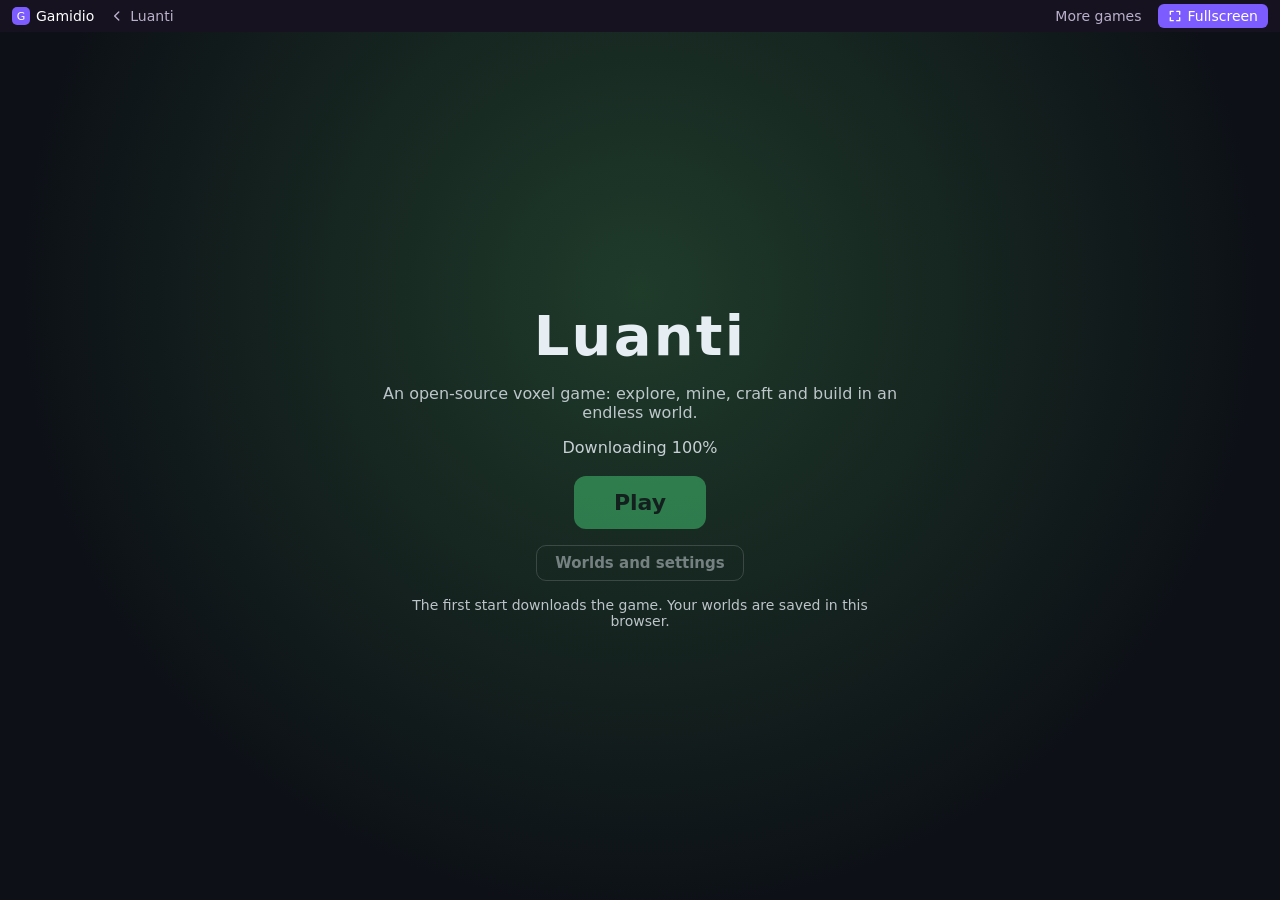
<file: luanti/index.html>
<!doctype html>
<html lang="en">
<head>
<meta charset="utf-8">
<meta name="viewport" content="width=device-width, initial-scale=1, viewport-fit=cover">
<title>Luanti – Gamidio</title>
<!-- Gamidio bar (owner 2026-11-03): a game that needs its own page keeps a thin Gamidio bar on top. The game runs in a
     frame from the same folder, so its cross-origin isolation (WebAssembly threads), saves and touch controls stay. -->
<script src="coi-serviceworker.js"></script>
<style>
html,body{margin:0;height:100%;background:#000;overflow:hidden;font:500 14px system-ui,-apple-system,sans-serif}
#gb{position:absolute;left:0;right:0;top:0;height:32px;display:flex;align-items:center;gap:16px;padding:0 12px;padding-left:max(12px,env(safe-area-inset-left));padding-right:max(12px,env(safe-area-inset-right));background:#17121f;color:#fff;box-sizing:border-box;z-index:5}
#gb a{color:#b9b0cc;text-decoration:none;display:flex;align-items:center;gap:6px;white-space:nowrap;min-width:0}
#gb a:hover,#gb a:focus-visible{color:#fff}
#gb .logo{color:#fff}
#gb .g{flex:none;width:18px;height:18px;border-radius:5px;background:#7c5cff;display:inline-flex;align-items:center;justify-content:center;font-size:11px;color:#fff}
#gb .name{overflow:hidden;text-overflow:ellipsis}
#gb .sp{flex:1}
#gb button{font:inherit;color:#fff;background:#7c5cff;border:0;border-radius:6px;padding:4px 10px;display:flex;align-items:center;gap:6px;cursor:pointer;white-space:nowrap}
#gb button:hover{background:#6a4ae6}
#gb svg{flex:none}
#stage{position:absolute;left:0;right:0;top:32px;bottom:0;overflow:hidden}
#game{border:0;display:block;width:100%;height:100%;transform-origin:0 0}
#pill{display:none;position:absolute;z-index:6;top:max(8px,env(safe-area-inset-top));width:30px;height:30px;border-radius:50%;background:rgba(23,18,31,.72);border:1px solid rgba(255,255,255,.55);color:#fff;align-items:center;justify-content:center;font-size:13px;cursor:pointer;padding:0}
#pill.left{left:max(8px,env(safe-area-inset-left))}
#pill.right{right:max(8px,env(safe-area-inset-right))}
#pill.center{left:50%;transform:translateX(-50%)}
body.full #gb{display:none}
body.full #stage{top:0}
body.full #pill{display:flex}
body.full.peek #gb{display:flex}
@media (max-width:700px),(max-height:500px){
  #gb{height:26px;gap:12px;font-size:13px}
  #stage{top:26px}
  #gb .g{width:16px;height:16px;font-size:10px}
  #gb .more{display:none}
  #gb button{padding:2px 8px}
}
@media (max-width:420px){#gb .brand,#gb .fsl{display:none}}
</style>
</head>
<body>
<nav id="gb" aria-label="Gamidio">
  <a class="logo" href="https://gamidio.com/" title="Gamidio home"><span class="g" aria-hidden="true">G</span><span class="brand">Gamidio</span></a>
  <a href="https://gamidio.com/game/luanti/" title="Back to the game page"><svg aria-hidden="true" width="14" height="14" viewBox="0 0 24 24"><path d="M15 5l-7 7 7 7" fill="none" stroke="currentColor" stroke-width="2.4" stroke-linecap="round" stroke-linejoin="round"/></svg><span class="name">Luanti</span></a>
  <span class="sp"></span>
  <a class="more" href="https://gamidio.com/games/">More games</a>
  <button type="button" id="fs"><svg aria-hidden="true" width="14" height="14" viewBox="0 0 24 24"><path d="M4 9V4h5M20 9V4h-5M4 15v5h5M20 15v5h-5" fill="none" stroke="currentColor" stroke-width="2.4" stroke-linecap="round" stroke-linejoin="round"/></svg><span class="fsl">Fullscreen</span></button>
</nav>
<div id="stage"><iframe id="game" title="Luanti" allow="cross-origin-isolated; autoplay; fullscreen; gamepad; clipboard-write; screen-wake-lock; accelerometer; gyroscope"></iframe></div>
<button type="button" id="pill" class="left" aria-label="Show the Gamidio bar">G</button>
<script>
(function () {
  var DESIGN = 0;  // games that need a desktop-sized window get it on small screens, scaled down
  var game = document.getElementById('game'), stage = document.getElementById('stage');
  var fs = document.getElementById('fs'), pill = document.getElementById('pill'), label = fs.querySelector('.fsl');
  game.src = 'game.html' + location.search + location.hash;
  game.addEventListener('load', function () { try { game.contentWindow.focus(); } catch (e) {} });
  stage.addEventListener('pointerdown', function () { try { game.contentWindow.focus(); } catch (e) {} });

  var touch = ('ontouchstart' in window) || navigator.maxTouchPoints > 0;
  function fit() {
    var w = stage.clientWidth, h = stage.clientHeight;
    if (DESIGN && touch && Math.min(screen.width, screen.height) < 640 && w < DESIGN) {
      var s = w / DESIGN;
      game.style.width = DESIGN + 'px';
      game.style.height = Math.round(h / s) + 'px';
      game.style.transform = 'scale(' + s + ')';
    } else {
      game.style.width = game.style.height = game.style.transform = '';
    }
  }
  fit();
  addEventListener('resize', fit);
  if (window.ResizeObserver) new ResizeObserver(fit).observe(stage);

  var root = document.documentElement;
  var request = root.requestFullscreen || root.webkitRequestFullscreen;
  var exit = document.exitFullscreen || document.webkitExitFullscreen;
  function isFull() { return !!(document.fullscreenElement || document.webkitFullscreenElement); }
  if (!request) fs.hidden = true;  // iPhone Safari has no fullscreen for pages
  fs.addEventListener('click', function () {
    if (isFull()) { exit.call(document); return; }
    var done = request.call(root, {navigationUI: 'hide'});
    var lock = function () { if (touch && screen.orientation && screen.orientation.lock) screen.orientation.lock('landscape').catch(function () {}); };
    if (done && done.then) done.then(lock, function () {}); else lock();
  });
  var peekTimer = 0;
  function changed() {
    document.body.classList.toggle('full', isFull());
    document.body.classList.remove('peek');
    label.textContent = isFull() ? 'Exit fullscreen' : 'Fullscreen';
    setTimeout(fit, 50);
  }
  document.addEventListener('fullscreenchange', changed);
  document.addEventListener('webkitfullscreenchange', changed);
  // In fullscreen the bar hides; the small G shows it for a few seconds.
  pill.addEventListener('click', function () {
    document.body.classList.add('peek');
    clearTimeout(peekTimer);
    peekTimer = setTimeout(function () { document.body.classList.remove('peek'); }, 4000);
  });
})();
</script>
</body>
</html>
</file>
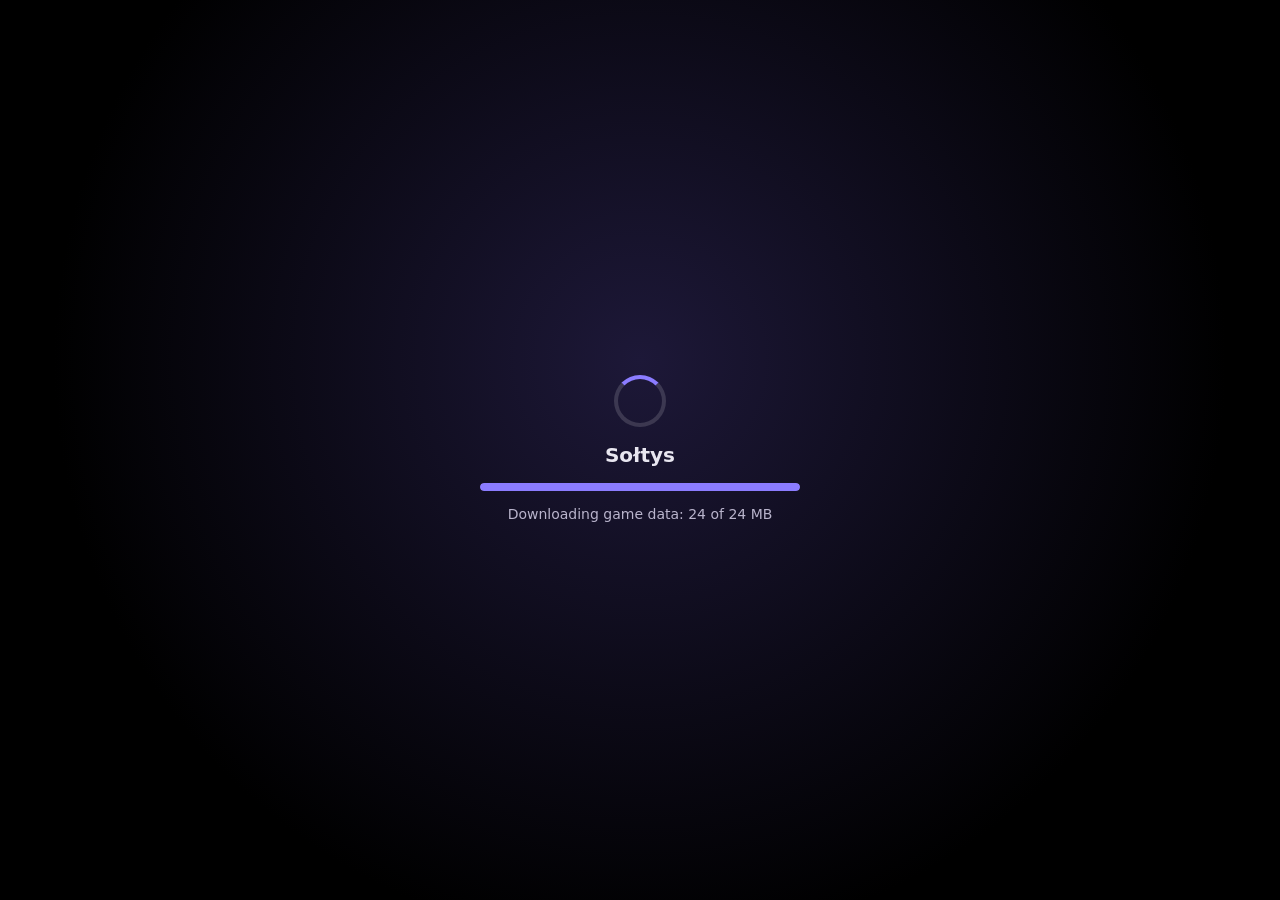
<file: soltys/index.html>
<!doctype html>
<html lang="en"><head>
<script src="gamidio-touch.js"></script><meta charset="utf-8"><meta name="viewport" content="width=device-width,initial-scale=1">
<title>Sołtys</title>
<script>/* Gamidio: keyboard focus on click, game keys do not scroll the page around the game */(function(){var f=function(){window.focus()};addEventListener('pointerdown',f,true);addEventListener('mousedown',f,true);addEventListener('touchstart',f,{capture:true,passive:true});addEventListener('keydown',function(e){if(['ArrowUp','ArrowDown','ArrowLeft','ArrowRight',' ','PageUp','PageDown','Home','End'].indexOf(e.key)>=0&&!/^(INPUT|TEXTAREA|SELECT)$/.test(e.target.tagName))e.preventDefault()},true)})()</script>
<style>html,body{margin:0;height:100%;overflow:hidden;background:#000}
canvas{position:absolute;top:0;left:0;width:100%;height:100%;display:block;outline:none}
#load{position:absolute;inset:0;z-index:2;display:flex;flex-direction:column;align-items:center;justify-content:center;gap:14px;
  background:radial-gradient(circle at 50% 40%,#1d1838,#000 70%);color:#e8e6f0;font:15px/1.4 system-ui,-apple-system,"Segoe UI",sans-serif;text-align:center;padding:16px;transition:opacity .4s}
#load.done{opacity:0;pointer-events:none}
#load .spin{width:44px;height:44px;border-radius:50%;border:4px solid rgba(255,255,255,.15);border-top-color:#8b7cff;animation:r 1s linear infinite}
@keyframes r{to{transform:rotate(360deg)}}
#load h1{margin:0;font-size:20px;font-weight:600}
#load .bar{width:min(320px,80vw);height:8px;border-radius:4px;background:rgba(255,255,255,.12);overflow:hidden}
#load .bar i{display:block;height:100%;width:0;border-radius:4px;background:#8b7cff;transition:width .2s}
#load .bar.wait i{width:30%;animation:w 1.4s ease-in-out infinite}
@keyframes w{0%{transform:translateX(-100%)}100%{transform:translateX(340%)}}
#load p{margin:0;color:#b9b4cc;font-size:14px;min-height:1.4em}</style>
</head><body><canvas id="canvas" tabindex="-1" oncontextmenu="event.preventDefault()"></canvas>
<div id="load" role="status" aria-live="polite"><div class="spin"></div><h1>Sołtys</h1><div class="bar wait"><i></i></div><p>Starting the game engine…</p></div>
<script>
(function(){
  var base=new URL("../scummvm/",location.href).href,f=window.fetch,box=document.getElementById("load"),
    bar=box.querySelector(".bar"),fill=bar.firstChild,msg=box.querySelector("p"),started=false,pending=0,got=0,total=0,timer;
  function mb(n){return (n/1048576).toFixed(n<10485760?1:0)}
  function render(){
    if(got>total&&total>0)total=got;  // compressed transfer: Content-Length is smaller than the file
    if(total>0){bar.className="bar";fill.style.width=Math.min(100,100*got/total)+"%";msg.textContent="Downloading game data: "+mb(got)+" of "+mb(total)+" MB"}
    else{bar.className="bar wait";msg.textContent="Downloading game data…"}}
  function finish(){clearTimeout(timer);timer=setTimeout(function(){if(!pending){started=true;box.className="done"}},400)}
  // A game file is read as a stream to count the bytes, then handed to the engine as a normal response.
  function track(res){
    if(!res.ok||!res.body)return res;
    total+=+res.headers.get("content-length")||0;render();
    var reader=res.body.getReader(),chunks=[];
    return (function pump(){return reader.read().then(function(r){
      if(r.done)return new Response(new Blob(chunks),{status:res.status,statusText:res.statusText,headers:res.headers});
      chunks.push(r.value);got+=r.value.length;render();return pump()})})()}
  window.fetch=function(u,o){
    if(typeof u!=="string"||u.charAt(0)!=="/"||u.charAt(1)==="/")return f.call(this,u,o);
    var r=f.call(this,base+u.slice(1),o);
    if(started||u.indexOf("/data/games/")!==0||/index\.json$/.test(u))return r;
    pending++;clearTimeout(timer);render();
    return r.then(track).then(function(x){pending--;if(!pending)finish();return x},function(e){pending--;msg.textContent="The game data could not be loaded. Please reload the page.";throw e})};
  // The games use F1-F10 (F5 = save or menu): the browser must not reload the page or open its help on them.
  addEventListener("keydown",function(e){if(/^F([1-9]|10)$/.test(e.key))e.preventDefault()},true);
  history.replaceState(null,"",location.pathname+location.search+"#"+"--path=/data/games/soltys --auto-detect");
  window.Module={canvas:document.getElementById("canvas"),locateFile:function(p){return base+p},
    print:function(){},printErr:function(t){console.warn(t)}};
})();
</script>
<script async src="../scummvm/scummvm.js"></script>
</body></html>
</file>
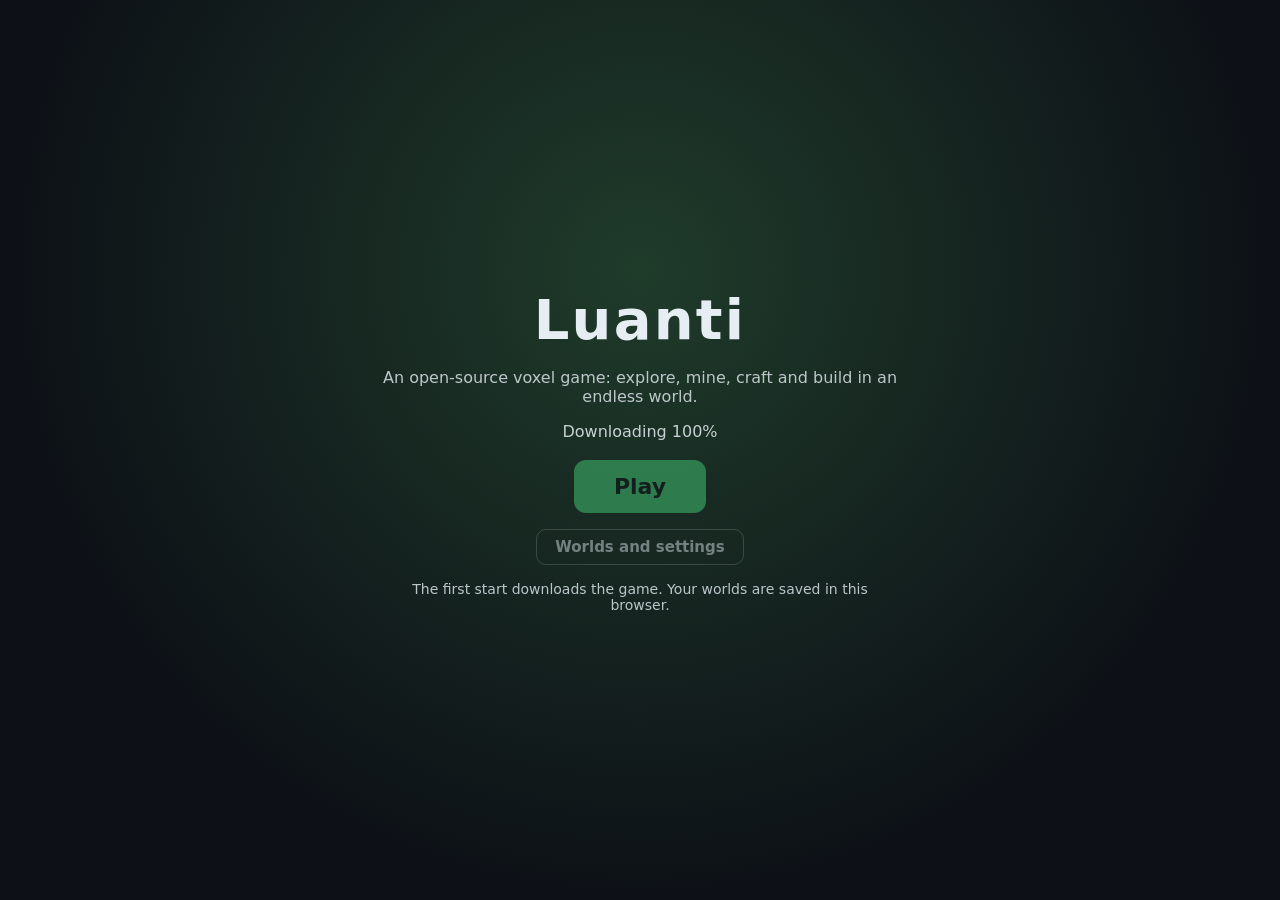
<file: luanti/game.html>
<!doctype html>
<html lang="en">
<head>
<script>/* Gamidio: no requests to third-party servers from this game */(function(){
var dead=new URL('gamidio-offline-blocked',location.href).href;
var foreign=function(u){try{return new URL(u,location.href).origin!==location.origin}catch(e){return false}};
var f=window.fetch;if(f){window.fetch=function(i,o){var u=typeof i==='string'?i:(i&&i.url);if(u&&foreign(u)){return f.call(window,dead,o&&{method:'GET'})}return f.apply(window,arguments)}}
var op=XMLHttpRequest.prototype.open;XMLHttpRequest.prototype.open=function(m,u){var a=[].slice.call(arguments);if(u&&foreign(u)){a[0]='GET';a[1]=dead}return op.apply(this,a)};
var W=window.WebSocket;if(W){window.WebSocket=function(u,p){if(foreign(String(u).replace(/^ws/,'http')))throw new DOMException('blocked by Gamidio','SecurityError');return new W(u,p)};window.WebSocket.prototype=W.prototype}
})();</script>
<script src="coi-serviceworker.js"></script>
<meta charset="utf-8">
<meta name="viewport" content="width=device-width, initial-scale=1, viewport-fit=cover">
<title>Luanti</title>
<style>
html,body{margin:0;height:100%;background:#0d1117;color:#e6edf3;font:16px system-ui,sans-serif}
#gamidio-start{position:fixed;inset:0;display:flex;flex-direction:column;align-items:center;justify-content:center;gap:16px;text-align:center;padding:16px;z-index:10;
background:radial-gradient(circle at 50% 30%,#1f3b2a,#0d1117 70%)}
#gamidio-start h1{margin:0;font-size:clamp(34px,7vw,56px);letter-spacing:.04em}
#gamidio-start p{margin:0;max-width:34em;opacity:.8}
#gamidio-play{font:700 22px system-ui,sans-serif;padding:14px 40px;border:0;border-radius:12px;background:#4ade80;color:#0d1117;cursor:pointer}
#gamidio-play:disabled{opacity:.45;cursor:default}
#gamidio-menu{font:600 15px system-ui,sans-serif;padding:8px 18px;border:1px solid rgba(255,255,255,.35);border-radius:10px;background:transparent;color:#e6edf3;cursor:pointer}
#gamidio-menu:disabled{opacity:.45;cursor:default}
#gamidio-status{min-height:1.4em;opacity:.85}
</style>
</head>
<body>
<div id="gamidio-start">
  <h1>Luanti</h1>
  <p>An open-source voxel game: explore, mine, craft and build in an endless world.</p>
  <div id="gamidio-status">Loading&hellip;</div>
  <button id="gamidio-play" disabled>Play</button>
  <button id="gamidio-menu" disabled>Worlds and settings</button>
  <p style="font-size:14px">The first start downloads the game. Your worlds are saved in this browser.</p>
</div>
<script src="c34d1cf219c4/launcher.js"></script>
<script>
(function () {
  var status = document.getElementById('gamidio-status');
  var play = document.getElementById('gamidio-play');
  var menu = document.getElementById('gamidio-menu');
  var touch = ('ontouchstart' in window) || navigator.maxTouchPoints > 0;
  var args = LuantiArgs.fromQueryString(window.location.search);
  var mtl = new LuantiLauncher();
  mtl.addPacks(args.packs);
  mtl.onprogress = function (name, progress) {
    var what = name.indexOf('install') === 0 ? 'Installing' : 'Downloading';
    status.textContent = what + ' ' + Math.round(progress * 100) + '%';
  };
  mtl.onready = function () { status.textContent = 'Ready'; play.disabled = false; menu.disabled = false; };
  mtl.onexit = function () { location.reload(); };
  mtl.onerror = function (err) { status.textContent = 'Something went wrong: ' + err; };
  function start(direct) {
    // Luanti's own touch controls (joystick, jump/dig/place buttons): "auto" switches only after a first touch event
    // reaches the game, which never happens on the web port, so phones are told directly.
    if (touch) mtl.setConf('touch_controls', 'true');
    // The game measures its window in CSS pixels: a density above 1 only blows up the hotbar and the hearts. Set on
    // every start, because players of an earlier version have 3.5 saved in their settings (owner 2026-11-01).
    if (touch) mtl.setConf('display_density_factor', '1');
    // Small screens: Luanti's menus are laid out for 600+ px of height, but text below 0.8 is too small to read.
    var h = Math.min(window.innerHeight, screen.height || window.innerHeight);
    if (h < 600) mtl.setConf('gui_scaling', String(Math.max(0.8, Math.round(h / 600 * 100) / 100)));
    if (direct) {
      // Straight into a world (created on the first start), no typing needed.
      args.go = true;
      args.world = '/luanti/worlds/Gamidio world';
      args.extra = ['--gameid', 'minetest_game'];
    }
    document.getElementById('gamidio-start').remove();
    mtl.setLang('en');
    mtl.launch(args);
  }
  play.addEventListener('click', function () { start(true); });
  menu.addEventListener('click', function () { start(false); });
})();
</script>
<script src="gamidio-fullscreen.js"></script>
</body>
</html>
</file>
